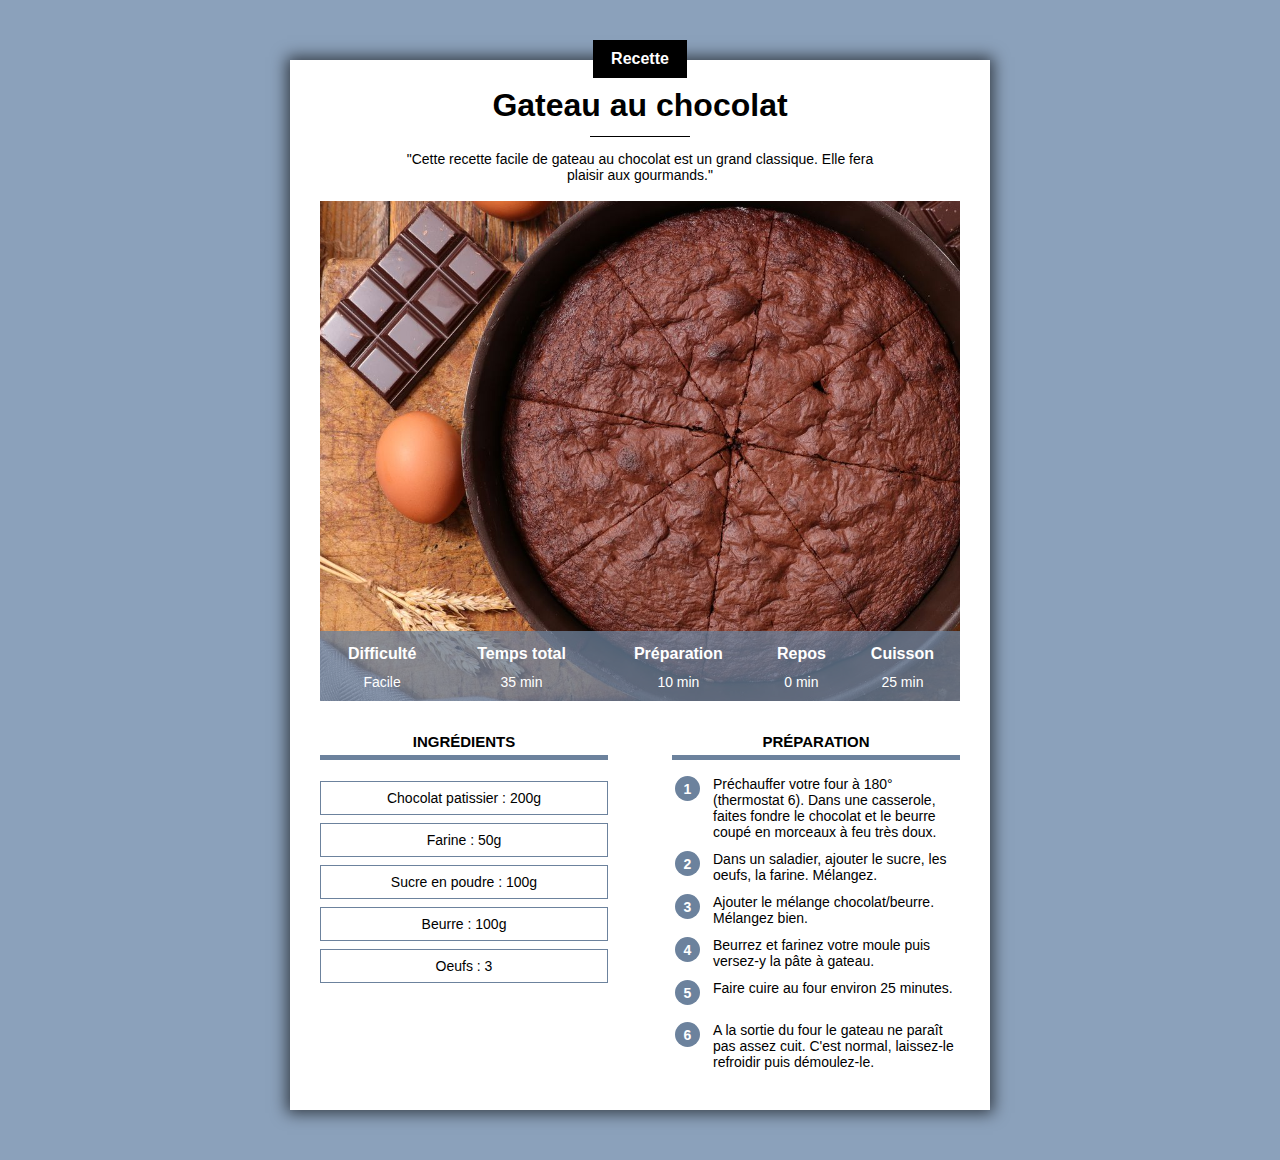
<file: index.html>
<!DOCTYPE html>

<html lang="fr">
    <head>
        <!-- Configuration titre page et type charset utilisé pour bonne lecture des symboles-->
        <title>Recette gateau au chocolat</title>
        <meta charset="UTF-8">
        <!-- Introduction responsive design : prendre en compte la largeur de l'écran -->
        <meta name="viewport" content="width=device-width, initial-scale=1.0"> 
        <!-- Code CSS dans style ou dans un autre fichier -->
        <link rel="stylesheet" href="recette_gateau_chocolat_rd.css">

    </head>
        

    <body>
       
        
        <div class="contenu">
            <!-- Titre centré et gras -->
            <div class="centre categorie">
                <p class="categorie">Recette</p>
            </div>
            
            <h1><b>Gateau au chocolat</b></h1>

            <!-- Séparateur -->
            <div class="separateur"></div>

            <!-- Description de la recette dans un paragraphe dans une div pour avoir le bon style avec la bonne largeur d'élément -->
            <div class="centre">
                <p class="description">"Cette recette facile de gateau au chocolat est un grand classique. Elle fera plaisir aux gourmands."</p>
            </div>
            
            <div class="position">    
                <!-- Ajout image de gateau au chocolat (fichier local dans le même dossier que la page html) et ajuster la taille de l'image -->
                    <img class="centre info" src="Gateau_chocolat.jpg" height="50%" width="50%">

                <!-- Création table -->
                <table class="info">
                    <!-- Création première ligne "header"-->
                    <tr>
                        <th>Difficulté</th>
                        <th>Temps total</th>
                        <th>Préparation</th>
                        <th>Repos</th>
                        <th>Cuisson</th>
                    </tr>
                    <!-- Création deuxième ligne "data" (même nombre de td que de th pour avoir le même nombre de colonnes)-->
                    <tr>
                        <td>Facile</td>
                        <td>35 min</td>
                        <td>10 min</td>
                        <td>0 min</td>
                        <td>25 min</td>
                    </tr>
                </table>
            </div>

            <div>
                <!-- Ingrédients titre h2 puis liste non ordonnée -->
                <div class="colonne1 colonne">
                    <h2><b>Ingrédients</b></h2>
                    <div class="ingredients">
                        <p>Chocolat patissier : 200g</p>
                        <p>Farine : 50g</p>
                        <p>Sucre en poudre : 100g</p>
                        <p>Beurre : 100g</p>
                        <p>Oeufs : 3</p>
                    </div>
                </div>
                
                <!-- Préparation puis liste ordonnée -->
                <div class="colonne2 colonne">
                    <h2><b>Préparation</b></h2>
                    <!--
                    <ol>
                        <li>Préchauffer votre four à <span style="color :teal"> 180° (thermostat 6).</span> Dans une casserole, faites fondre le chocolat et le beurre coupé en morceaux à feu très doux.</li>
                        <li>Dans un saladier, ajouter le sucre, les oeufs, la farine. Mélangez.</li>
                        <li>Ajouter le mélange chocolat/beurre. Mélangez bien.</li>
                        <li>Beurrez et farinez votre moule puis versez-y la pâte à gateau.</li>
                        <li>Faire cuire au four environ 25 minutes.</li>
                        <li>A la sortie du four le gateau ne paraît pas assez cuit. C'est normal, laissez-le refroidir puis démoulez-le.</li>
                    </ol>
                    -->
                    <table class="preparation">
                        <tr>
                            <td><p class="numero">1</p></td>
                            <td class="preparation_etape">Préchauffer votre four à 180° (thermostat 6). Dans une casserole, faites fondre le chocolat et le beurre coupé en morceaux à feu très doux.</td>
                        </tr>
                        <tr>
                            <td><p class="numero">2</p></td>
                            <td class="preparation_etape">Dans un saladier, ajouter le sucre, les oeufs, la farine. Mélangez.</td>
                        </tr>
                        <tr>
                            <td><p class="numero">3</p></td>
                            <td class="preparation_etape">Ajouter le mélange chocolat/beurre. Mélangez bien.</td>
                        </tr>
                        <tr>
                            <td><p class="numero">4</p></td>
                            <td class="preparation_etape">Beurrez et farinez votre moule puis versez-y la pâte à gateau.</td>
                        </tr>
                        <tr>
                            <td><p class="numero">5</p></td>
                            <td class="preparation_etape">Faire cuire au four environ 25 minutes.</td>
                        </tr>
                        <tr>
                            <td><p class="numero">6</p></td>
                            <td class="preparation_etape">A la sortie du four le gateau ne paraît pas assez cuit. C'est normal, laissez-le refroidir puis démoulez-le.</td>
                        </tr>
                    </table>

                </div>
            </div>
        </div>
    </body>

</html>
</file>
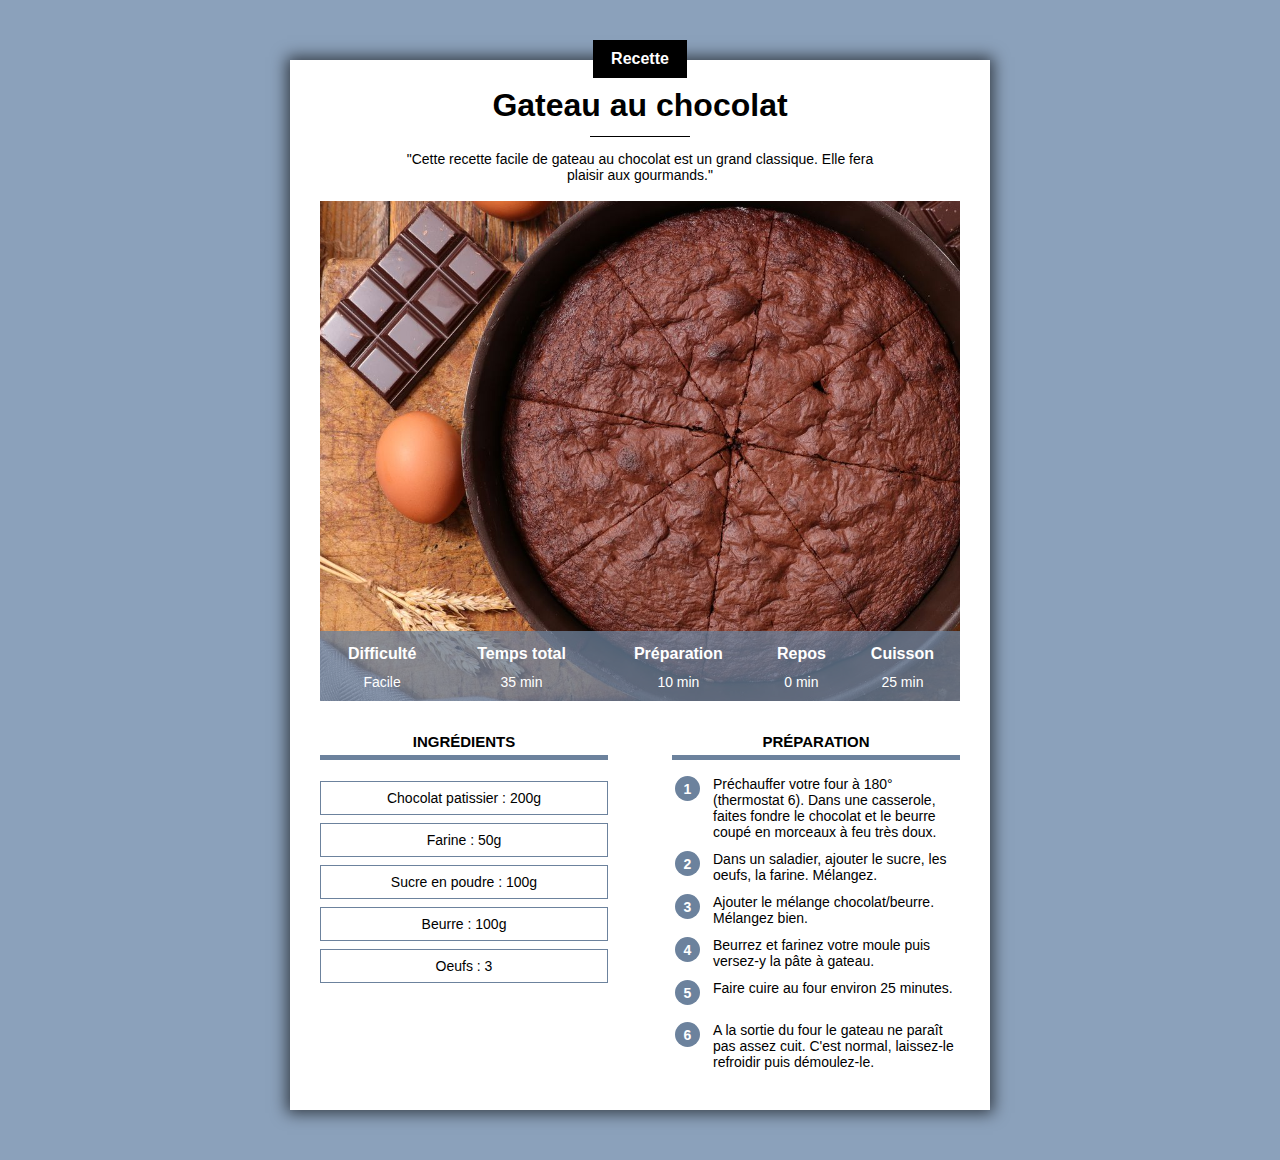
<file: index_rd.html>
<!DOCTYPE html>

<html lang="fr">
    <head>
        <!-- Configuration titre page et type charset utilisé pour bonne lecture des symboles-->
        <title>Recette gateau au chocolat</title>
        <meta charset="UTF-8">
        <!-- Introduction responsive design : prendre en compte la largeur de l'écran -->
        <meta name="viewport" content="width=device-width, initial-scale=1.0"> 
        <!-- Code CSS dans style ou dans un autre fichier -->
        <link rel="stylesheet" href="recette_gateau_chocolat_rd.css">

    </head>
        

    <body>
       
        
        <div class="contenu">
            <!-- Titre centré et gras -->
            <div class="centre categorie">
                <p class="categorie">Recette</p>
            </div>
            
            <h1><b>Gateau au chocolat</b></h1>

            <!-- Séparateur -->
            <div class="separateur"></div>

            <!-- Description de la recette dans un paragraphe dans une div pour avoir le bon style avec la bonne largeur d'élément -->
            <div class="centre">
                <p class="description">"Cette recette facile de gateau au chocolat est un grand classique. Elle fera plaisir aux gourmands."</p>
            </div>
            
            <div class="position">    
                <!-- Ajout image de gateau au chocolat (fichier local dans le même dossier que la page html) et ajuster la taille de l'image -->
                    <img class="centre info" src="Gateau_chocolat.jpg" height="50%" width="50%">

                <!-- Création table -->
                <table class="info">
                    <!-- Création première ligne "header"-->
                    <tr>
                        <th>Difficulté</th>
                        <th>Temps total</th>
                        <th>Préparation</th>
                        <th>Repos</th>
                        <th>Cuisson</th>
                    </tr>
                    <!-- Création deuxième ligne "data" (même nombre de td que de th pour avoir le même nombre de colonnes)-->
                    <tr>
                        <td>Facile</td>
                        <td>35 min</td>
                        <td>10 min</td>
                        <td>0 min</td>
                        <td>25 min</td>
                    </tr>
                </table>
            </div>

            <div>
                <!-- Ingrédients titre h2 puis liste non ordonnée -->
                <div class="colonne1 colonne">
                    <h2><b>Ingrédients</b></h2>
                    <div class="ingredients">
                        <p>Chocolat patissier : 200g</p>
                        <p>Farine : 50g</p>
                        <p>Sucre en poudre : 100g</p>
                        <p>Beurre : 100g</p>
                        <p>Oeufs : 3</p>
                    </div>
                </div>
                
                <!-- Préparation puis liste ordonnée -->
                <div class="colonne2 colonne">
                    <h2><b>Préparation</b></h2>
                    <!--
                    <ol>
                        <li>Préchauffer votre four à <span style="color :teal"> 180° (thermostat 6).</span> Dans une casserole, faites fondre le chocolat et le beurre coupé en morceaux à feu très doux.</li>
                        <li>Dans un saladier, ajouter le sucre, les oeufs, la farine. Mélangez.</li>
                        <li>Ajouter le mélange chocolat/beurre. Mélangez bien.</li>
                        <li>Beurrez et farinez votre moule puis versez-y la pâte à gateau.</li>
                        <li>Faire cuire au four environ 25 minutes.</li>
                        <li>A la sortie du four le gateau ne paraît pas assez cuit. C'est normal, laissez-le refroidir puis démoulez-le.</li>
                    </ol>
                    -->
                    <table class="preparation">
                        <tr>
                            <td><p class="numero">1</p></td>
                            <td class="preparation_etape">Préchauffer votre four à 180° (thermostat 6). Dans une casserole, faites fondre le chocolat et le beurre coupé en morceaux à feu très doux.</td>
                        </tr>
                        <tr>
                            <td><p class="numero">2</p></td>
                            <td class="preparation_etape">Dans un saladier, ajouter le sucre, les oeufs, la farine. Mélangez.</td>
                        </tr>
                        <tr>
                            <td><p class="numero">3</p></td>
                            <td class="preparation_etape">Ajouter le mélange chocolat/beurre. Mélangez bien.</td>
                        </tr>
                        <tr>
                            <td><p class="numero">4</p></td>
                            <td class="preparation_etape">Beurrez et farinez votre moule puis versez-y la pâte à gateau.</td>
                        </tr>
                        <tr>
                            <td><p class="numero">5</p></td>
                            <td class="preparation_etape">Faire cuire au four environ 25 minutes.</td>
                        </tr>
                        <tr>
                            <td><p class="numero">6</p></td>
                            <td class="preparation_etape">A la sortie du four le gateau ne paraît pas assez cuit. C'est normal, laissez-le refroidir puis démoulez-le.</td>
                        </tr>
                    </table>

                </div>
            </div>
        </div>
    </body>

</html>
</file>
<file: recette_gateau_chocolat_rd.css>
* {
    overflow: auto;
}

body {
    background-color: #8ba1bb;
    font-family: Arial;
    margin:0;
}

p.categorie {
    background-color: black;
    color: white;
    display: inline-block;
    margin-top: -20px;
    margin-bottom: 0px;
    padding: 10px 18px;
    font-weight: bold;
    font-size: 16px;
}

div.categorie {
    margin-top: 0px;
    margin-top: 0px;
    overflow: visible;
}

div.contenu {
    background-color: white;
    margin: 40px 8px 40px 8px ; /*Marge : haut droite bas gauche*/
    padding: 0px 8px 20px 8px ;
    box-shadow: 0px 0px 15px 3px rgba(0, 0, 0, 0.65); /*Ajouter une ombre autour du contenu*/
    overflow: visible;
}

h1 {
    text-align: center;
    margin-bottom: 12px;
    margin-top : 5px;
}

p.description {
    /* Taille max de la ligne 480px, display adapté pour que le texte reste centré*/
    max-width: 480px;
    display: inline-block;
    font-size : 14px;
}

.centre {
    text-align: center;
    width : 100%
}

div.separateur {
    background-color: black;
    width: 100px;
    height: 1px;
    margin-left: auto;
    margin-right: auto;
}

table.info{
    position: absolute;
    bottom : 0px;
    width: 100%;
    color:white;
    background-color: #6c829dC0;
    height: 50px;
}

table.info td{
    /*Style pour les td qui sont dans la table info*/
    text-align: center;
    font-size: 12px;
    vertical-align: top;
}

table.info th{
    /*Style pour les th qui sont dans la table info*/
    text-align: center;
    font-size: 14px;
    vertical-align: bottom;
    padding-bottom: 8px;
}

div.position{
    position: relative;
}

img.info{
    display: block;
    max-height: 500px;
    object-fit: cover;
    /*Permet qu'il y ait emplacement de l'image même si l'image ne se charge pas */
    min-height: 300px;
    background-color: #8ba1bb;
}

div.colonne{
    width: 100%;
    margin-top: 20px;
}

div.colonne h2{
    text-align: center;
    text-transform: uppercase;
    font-size: 15px;
    border-bottom: 5px solid #6c829d;
    padding-bottom: 5px;
}

div.colonne1{
    /*background-color: aquamarine;*/
    display: inline-block;
}


div.ingredients p{
    text-align: center;
    font-size: 14px;
    border: 1px solid #6c829d;
    padding : 8px 0px;
    margin : 8px 0px;
    }

table.preparation p.numero{
    background-color: #6c829d;
    color: white;/*Couleur du texte*/
    width: 25px;
    height: 25px;
    text-align: center;
    font-size: 14px;
    font-weight: bold; /*Mettre numéro en gras*/
    padding-top : 5px;
    box-sizing: border-box; /*Calcul de la taille automatique pour que la taille ne soit par augmentée par le padding*/
    border-radius: 50%; /*Arrondir les angles, ici à 50% permet de faire un cercle*/
    margin : 0px;
}

table.preparation td {
    vertical-align: top; /*Aligner les textes en haut des cellules*/
}

table.preparation td.preparation_etape{
    font-size: 14px;
    padding-left : 10px;
    padding-bottom: 8px;

}

table.preparation tr {
    height: 40px; /*Garder de l'espace entre les lignes même lorsqu'on modifie la taille de la fenêtre*/
}

/*Styles différent pour l'ordinateur si la largeur minimal est > 768px*/
/*Style de bas est donc pour mobile*/

@media only screen and (min-width: 768px) {
    div.contenu{
        min-width: 380px;
        max-width: 650px;
        margin: 60px 10% 50px 10% ; /*Marge : haut droite bas gauche*/
        padding: 0px 30px 30px 30px ;
    }

    table.info{
        height: 70px;
    }

    table.info td{
        font-size: 14px;
    }
    
    table.info th{
        font-size: 16px;
    }

    div.colonne{
        width: 45%;
    }
        
    div.colonne1{
        margin-right: 10%;
    }
    
    div.colonne2{
        float : right; /*Problème : la taille de la colonne 2 ne sera pas pris en compte pour le style de la div contenu*/
    }

}

  @media only screen and (min-width: 900px) {
    div.contenu{
        margin-left: auto;
        margin-right: auto;
        width : 640px ;
    }

}
</file>
